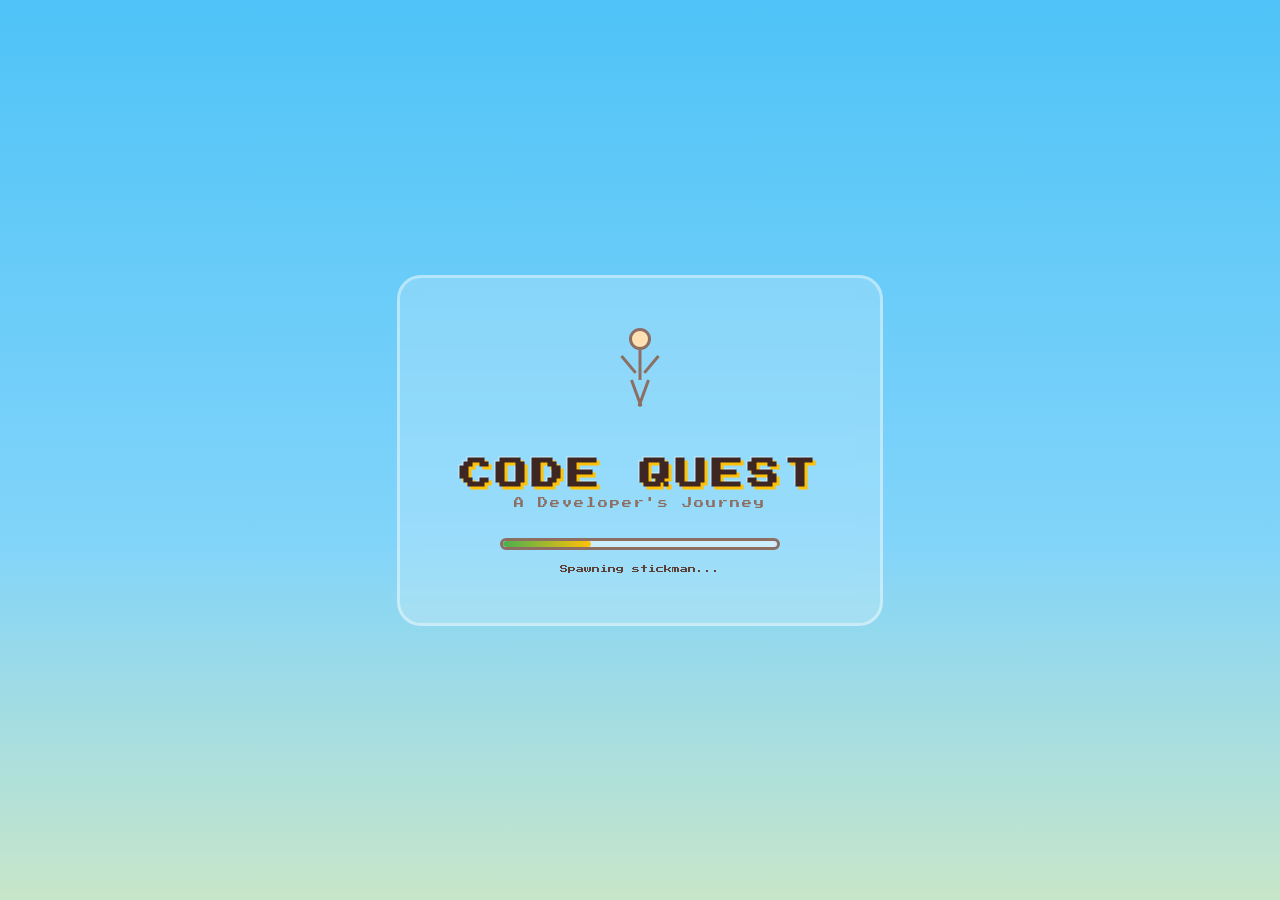
<file: Portfolio_Game/index.html>
<!DOCTYPE html>
<html lang="en">
<head>
    <meta charset="UTF-8">
    <meta name="viewport" content="width=device-width, initial-scale=1.0">
    <title>Code Quest — A Developer's Journey</title>
    <link rel="stylesheet" href="css/main.css">
    <link rel="stylesheet" href="css/hud.css">
    <link rel="stylesheet" href="css/panels.css">
    <link href="https://fonts.googleapis.com/css2?family=Press+Start+2P&family=Inter:wght@400;600;700&display=swap" rel="stylesheet">
</head>
<body>
    <!-- Loading Screen -->
    <div id="loading-screen">
        <div class="loader-content">
            <div class="loader-stickman">
                <div class="stick-head"></div>
                <div class="stick-body"></div>
                <div class="stick-arm-l"></div>
                <div class="stick-arm-r"></div>
                <div class="stick-leg-l"></div>
                <div class="stick-leg-r"></div>
            </div>
            <h1 class="loader-title">CODE QUEST</h1>
            <p class="loader-sub">A Developer's Journey</p>
            <div class="loader-bar"><div class="loader-fill"></div></div>
            <p class="loader-hint">Loading world...</p>
        </div>
    </div>

    <!-- Title / Start Screen -->
    <div id="start-screen" class="hidden">
        <div class="stars-bg"></div>
        <div class="start-content">
            <h1 class="game-title">CODE QUEST</h1>
            <p class="game-subtitle">A Developer's Journey</p>
            <div class="story-intro">
                <p>You are a stickman developer who has jumped into a portfolio.</p>
                <p>Explore 5 zones, overcome obstacles, and discover who built this world.</p>
            </div>
            <button id="btn-start" class="btn-pixel">▶ START ADVENTURE</button>
            <div class="controls-hint">
                <span>⬅➡ Move</span>
                <span>⬆ Jump</span>
                <span>⬇ Crouch</span>
                <span>E Interact</span>
            </div>
            <div class="controls-hint mobile-controls-hint">
                <span>◀ Left btn</span>
                <span>▲▼ Right btns</span>
            </div>
        </div>
    </div>

    <!-- Game Canvas -->
    <canvas id="game-canvas"></canvas>

    <!-- HUD Overlay -->
    <div id="hud" class="hidden">
        <div id="hud-top">
            <div id="hud-zone">
                <span class="zone-icon">🏠</span>
                <span id="zone-name">Spawn Village</span>
            </div>
            <div id="hud-quest">
                <span class="quest-icon">📜</span>
                <span id="quest-text">Explore and find the signboard...</span>
            </div>
        </div>
        <div id="hud-bottom">
            <div id="hud-controls">
                <span class="key">←→</span> Move
                <span class="key">↑</span> Jump
                <span class="key">↓</span> Crouch
                <span class="key">E</span> Interact
                <span class="key">ESC</span> Menu
            </div>
            <div id="hud-progress">
                <div class="progress-dots">
                    <span class="dot active" data-zone="0">1</span>
                    <span class="dot" data-zone="1">2</span>
                    <span class="dot" data-zone="2">3</span>
                    <span class="dot" data-zone="3">4</span>
                    <span class="dot" data-zone="4">5</span>
                </div>
            </div>
        </div>
        <div id="interact-prompt" class="hidden">
            <span class="key">E</span> Interact
        </div>
    </div>

    <!-- Info Panel (Portfolio Content) -->
    <div id="info-panel" class="hidden">
        <div class="panel-backdrop"></div>
        <div class="panel-window">
            <button id="panel-close" class="btn-close">✕</button>
            <div id="panel-content">
                <!-- Dynamically filled -->
            </div>
        </div>
    </div>

    <!-- Dialogue Box -->
    <div id="dialogue-box" class="hidden">
        <div class="dialogue-portrait" id="dialogue-portrait"></div>
        <div class="dialogue-text-area">
            <span id="dialogue-name" class="dialogue-name">???</span>
            <p id="dialogue-text" class="dialogue-text"></p>
            <span class="dialogue-continue">▼ Press E</span>
        </div>
    </div>

    <!-- Pause Menu -->
    <div id="pause-menu" class="hidden">
        <div class="pause-backdrop"></div>
        <div class="pause-window">
            <h2>PAUSED</h2>
            <button class="btn-pixel" id="btn-resume">▶ Resume</button>
            <button class="btn-pixel" id="btn-restart">↺ Restart</button>
        </div>
    </div>

    <!-- Zone Transition -->
    <div id="zone-transition" class="hidden">
        <div class="transition-bg"></div>
        <h2 id="transition-zone-name"></h2>
        <p id="transition-zone-desc"></p>
    </div>

    <!-- ═══════════════ PORTRAIT ORIENTATION OVERLAY ═══════════════ -->
    <div id="rotate-overlay">
        <div class="rotate-content">
            <div class="rotate-icon">📱</div>
            <div class="rotate-arrow">↻</div>
            <p class="rotate-title">ROTATE YOUR PHONE</p>
            <p class="rotate-sub">Tilt to landscape for the best experience</p>
        </div>
    </div>

    <!-- ═══════════════ MOBILE TOUCH CONTROLS ═══════════════ -->
    <div id="mobile-controls" class="hidden">
        <!-- Left side: move left -->
        <div id="mobile-btn-left" class="mobile-btn mobile-btn-left" aria-label="Move Left">
            <span>◀</span>
        </div>
        <!-- Right side: jump (up) and crouch (down) -->
        <div id="mobile-btn-up" class="mobile-btn mobile-btn-up" aria-label="Jump">
            <span>▲</span>
        </div>
        <div id="mobile-btn-down" class="mobile-btn mobile-btn-down" aria-label="Crouch">
            <span>▼</span>
        </div>
    </div>

    <!-- Scripts -->
    <script src="js/utils.js"></script>
    <script src="js/audio.js"></script>
    <script src="js/particles.js"></script>
    <script src="js/player.js"></script>
    <script src="js/world.js"></script>
    <script src="js/interactions.js"></script>
    <script src="js/hud.js"></script>
    <script src="js/panels.js"></script>
    <script src="js/scene.js"></script>
    <script src="js/main.js"></script>
</body>
</html>
</file>
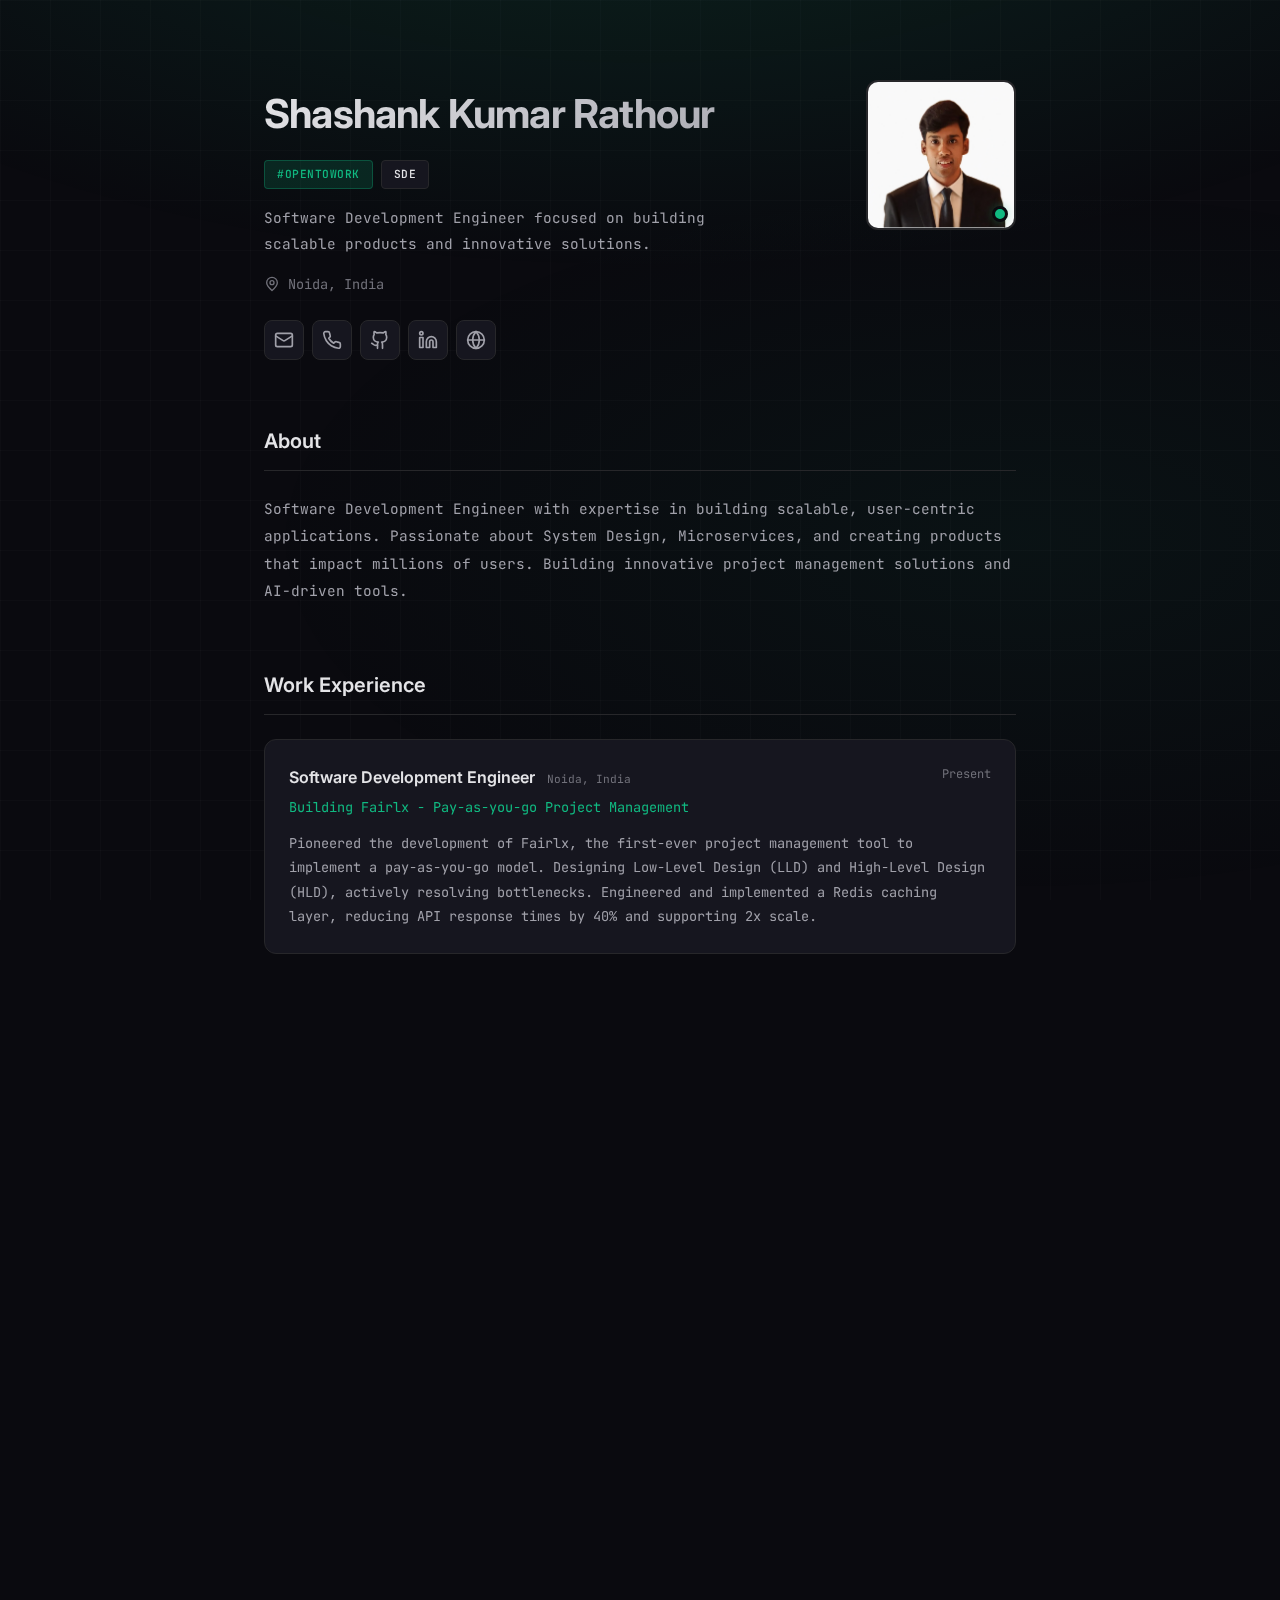
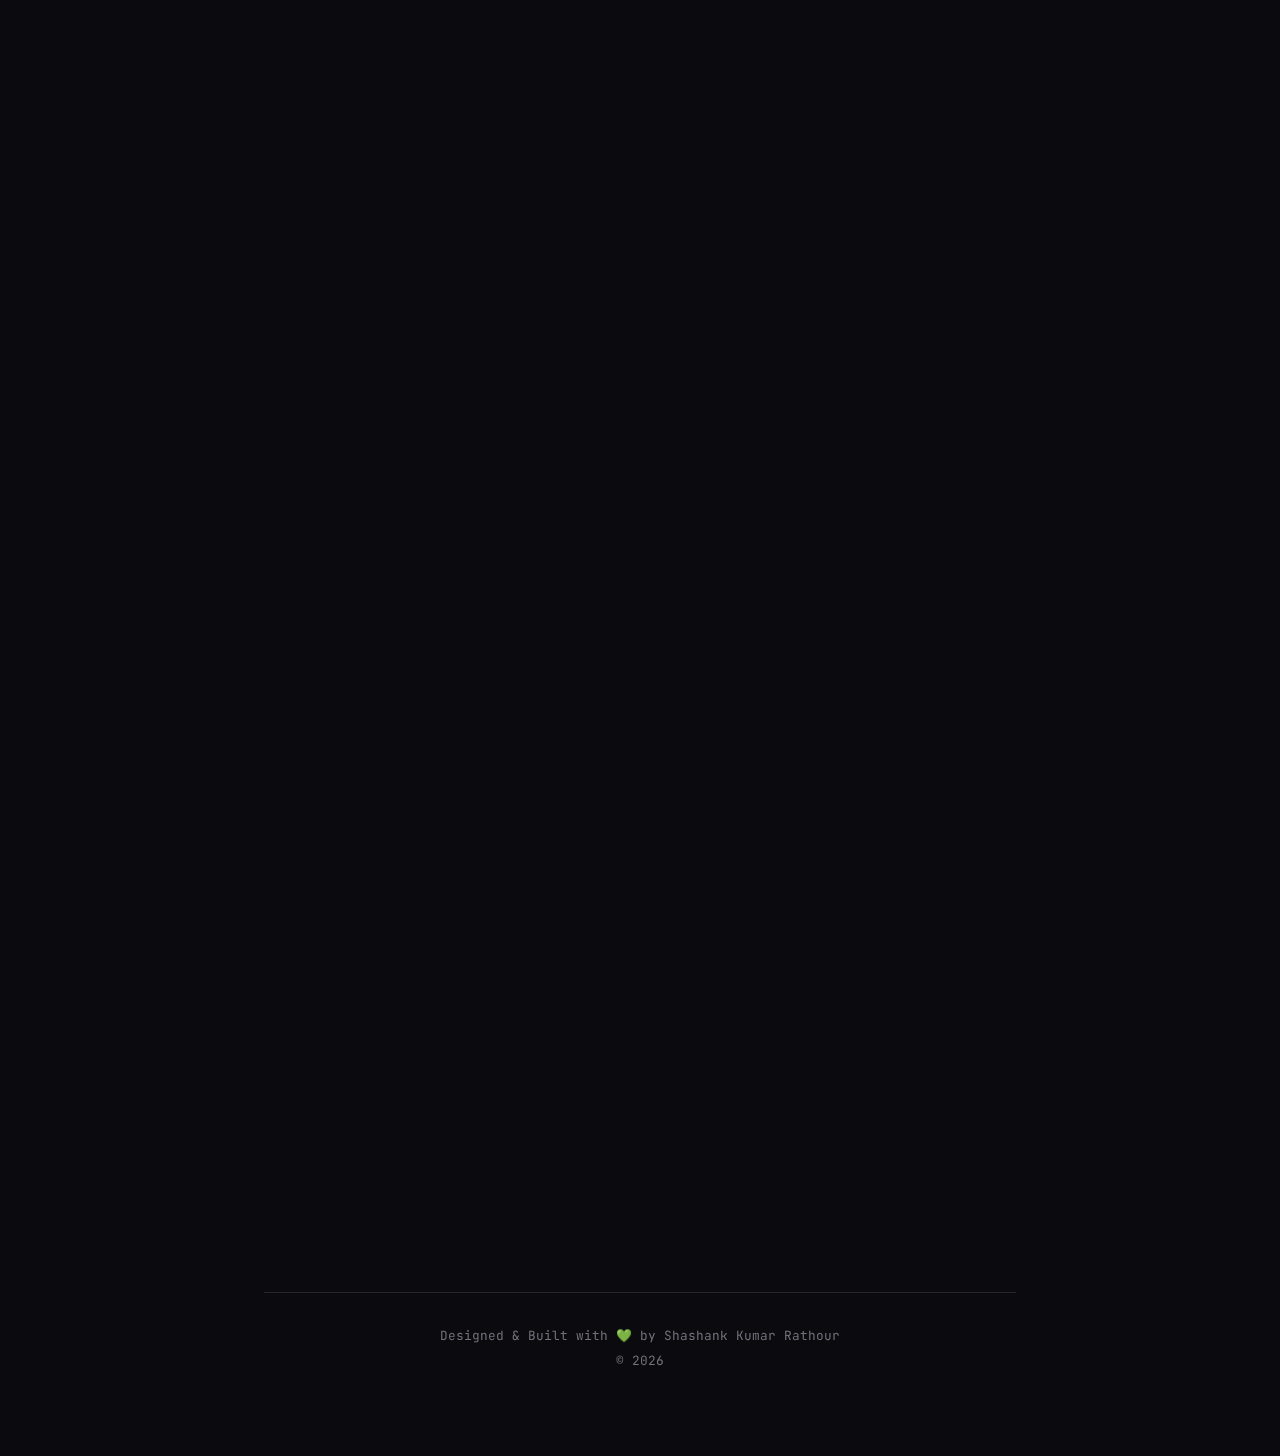
<file: Portfolio_Simple/index.html>
<!DOCTYPE html>
<html lang="en">
<head>
    <meta charset="UTF-8">
    <meta name="viewport" content="width=device-width, initial-scale=1.0">
    <title>Shashank Kumar Rathour — Software Development Engineer</title>
    <link rel="stylesheet" href="css/style.css">
    <link href="https://fonts.googleapis.com/css2?family=JetBrains+Mono:wght@400;500;600;700&family=Inter:wght@300;400;500;600;700&display=swap" rel="stylesheet">
</head>
<body>
    <!-- Animated Background -->
    <div class="bg-grid"></div>
    <div class="bg-gradient"></div>
    
    <!-- Command Palette Hint -->
    <div class="cmd-hint">
        Press <kbd>⌘</kbd> <kbd>J</kbd> to open the command menu
    </div>

    <!-- Main Container -->
    <main class="container">
        <!-- Hero Section -->
        <section class="hero">
            <div class="hero-content">
                <div class="hero-text">
                    <h1 class="name">Shashank Kumar Rathour</h1>
                    <div class="badges">
                        <span class="badge badge-green">#OpenToWork</span>
                        <span class="badge badge-accent">SDE</span>
                    </div>
                    <p class="tagline">Software Development Engineer focused on building<br>scalable products and innovative solutions.</p>
                    <div class="location">
                        <svg xmlns="http://www.w3.org/2000/svg" width="16" height="16" viewBox="0 0 24 24" fill="none" stroke="currentColor" stroke-width="2" stroke-linecap="round" stroke-linejoin="round"><circle cx="12" cy="10" r="3"/><path d="M12 21.7C17.3 17 20 13 20 10a8 8 0 1 0-16 0c0 3 2.7 6.9 8 11.7z"/></svg>
                        <span>Noida, India</span>
                    </div>
                    <div class="social-links">
                        <a href="mailto:22csaiml002@jssaten.ac.in" class="social-btn" aria-label="Email">
                            <svg xmlns="http://www.w3.org/2000/svg" width="20" height="20" viewBox="0 0 24 24" fill="none" stroke="currentColor" stroke-width="2" stroke-linecap="round" stroke-linejoin="round"><rect width="20" height="16" x="2" y="4" rx="2"/><path d="m22 7-8.97 5.7a1.94 1.94 0 0 1-2.06 0L2 7"/></svg>
                        </a>
                        <a href="tel:+918527875164" class="social-btn" aria-label="Phone">
                            <svg xmlns="http://www.w3.org/2000/svg" width="20" height="20" viewBox="0 0 24 24" fill="none" stroke="currentColor" stroke-width="2" stroke-linecap="round" stroke-linejoin="round"><path d="M22 16.92v3a2 2 0 0 1-2.18 2 19.79 19.79 0 0 1-8.63-3.07 19.5 19.5 0 0 1-6-6 19.79 19.79 0 0 1-3.07-8.67A2 2 0 0 1 4.11 2h3a2 2 0 0 1 2 1.72 12.84 12.84 0 0 0 .7 2.81 2 2 0 0 1-.45 2.11L8.09 9.91a16 16 0 0 0 6 6l1.27-1.27a2 2 0 0 1 2.11-.45 12.84 12.84 0 0 0 2.81.7A2 2 0 0 1 22 16.92z"/></svg>
                        </a>
                        <a href="https://github.com/Happyesss" class="social-btn" aria-label="GitHub">
                            <svg xmlns="http://www.w3.org/2000/svg" width="20" height="20" viewBox="0 0 24 24" fill="none" stroke="currentColor" stroke-width="2" stroke-linecap="round" stroke-linejoin="round"><path d="M15 22v-4a4.8 4.8 0 0 0-1-3.5c3 0 6-2 6-5.5.08-1.25-.27-2.48-1-3.5.28-1.15.28-2.35 0-3.5 0 0-1 0-3 1.5-2.64-.5-5.36-.5-8 0C6 2 5 2 5 2c-.3 1.15-.3 2.35 0 3.5A5.403 5.403 0 0 0 4 9c0 3.5 3 5.5 6 5.5-.39.49-.68 1.05-.85 1.65-.17.6-.22 1.23-.15 1.85v4"/><path d="M9 18c-4.51 2-5-2-7-2"/></svg>
                        </a>
                        <a href="https://www.linkedin.com/in/shashank-kumar-rathour-9a49b32a5/" class="social-btn" aria-label="LinkedIn">
                            <svg xmlns="http://www.w3.org/2000/svg" width="20" height="20" viewBox="0 0 24 24" fill="none" stroke="currentColor" stroke-width="2" stroke-linecap="round" stroke-linejoin="round"><path d="M16 8a6 6 0 0 1 6 6v7h-4v-7a2 2 0 0 0-2-2 2 2 0 0 0-2 2v7h-4v-7a6 6 0 0 1 6-6z"/><rect width="4" height="12" x="2" y="9"/><circle cx="4" cy="4" r="2"/></svg>
                        </a>
                        <a href="../Portfolio_Forest/Index.html" class="social-btn" aria-label="Portfolio">
                            <svg xmlns="http://www.w3.org/2000/svg" width="20" height="20" viewBox="0 0 24 24" fill="none" stroke="currentColor" stroke-width="2" stroke-linecap="round" stroke-linejoin="round"><circle cx="12" cy="12" r="10"/><path d="M12 2a14.5 14.5 0 0 0 0 20 14.5 14.5 0 0 0 0-20"/><path d="M2 12h20"/></svg>
                        </a>
                    </div>
                </div>
                <div class="hero-avatar">
                    <div class="avatar-wrapper">
                        <img src="assets/my_pic.png" alt="Profile Avatar" class="avatar">
                        <div class="avatar-ring"></div>
                        <div class="status-dot"></div>
                    </div>
                </div>
            </div>
        </section>

        <!-- About Section -->
        <section class="section" id="about">
            <h2 class="section-title">About</h2>
            <p class="about-text">
                Software Development Engineer with expertise in building scalable, user-centric applications. 
                Passionate about System Design, Microservices, and creating products that impact millions of users.
                Building innovative project management solutions and AI-driven tools.
            </p>
        </section>

        <!-- Work Experience Section -->
        <section class="section" id="experience">
            <h2 class="section-title">Work Experience</h2>
            <div class="timeline">
                <div class="timeline-item">
                    <div class="timeline-header">
                        <div class="timeline-info">
                            <h3 class="company">Software Development Engineer <span class="location-tag">Noida, India</span></h3>
                            <p class="role">Building Fairlx - Pay-as-you-go Project Management</p>
                        </div>
                        <span class="date">Present</span>
                    </div>
                    <p class="description">
                        Pioneered the development of Fairlx, the first-ever project management tool to implement a pay-as-you-go model. 
                        Designing Low-Level Design (LLD) and High-Level Design (HLD), actively resolving bottlenecks. 
                        Engineered and implemented a Redis caching layer, reducing API response times by 40% and supporting 2x scale.
                    </p>
                </div>
            </div>
        </section>

        <!-- Projects Section -->
        <section class="section" id="projects">
            <h2 class="section-title">Projects</h2>
            <div class="projects-grid">
                <article class="project-card">
                    <div class="project-header">
                        <div class="project-logo" >
                            <img src="assets/fairlx_logo.png" alt="Fairlx Logo">
                        </div>
                        <div class="project-links">
                            <a href="https://github.com/Happyesss" class="project-link" aria-label="GitHub">
                                <svg xmlns="http://www.w3.org/2000/svg" width="18" height="18" viewBox="0 0 24 24" fill="none" stroke="currentColor" stroke-width="2" stroke-linecap="round" stroke-linejoin="round"><path d="M15 22v-4a4.8 4.8 0 0 0-1-3.5c3 0 6-2 6-5.5.08-1.25-.27-2.48-1-3.5.28-1.15.28-2.35 0-3.5 0 0-1 0-3 1.5-2.64-.5-5.36-.5-8 0C6 2 5 2 5 2c-.3 1.15-.3 2.35 0 3.5A5.403 5.403 0 0 0 4 9c0 3.5 3 5.5 6 5.5-.39.49-.68 1.05-.85 1.65-.17.6-.22 1.23-.15 1.85v4"/><path d="M9 18c-4.51 2-5-2-7-2"/></svg>
                            </a>
                            <a href="https://fairlx.com" class="project-link" aria-label="Live Demo">
                                <svg xmlns="http://www.w3.org/2000/svg" width="18" height="18" viewBox="0 0 24 24" fill="none" stroke="currentColor" stroke-width="2" stroke-linecap="round" stroke-linejoin="round"><path d="M18 13v6a2 2 0 0 1-2 2H5a2 2 0 0 1-2-2V8a2 2 0 0 1 2-2h6"/><polyline points="15 3 21 3 21 9"/><line x1="10" x2="21" y1="14" y2="3"/></svg>
                            </a>
                        </div>
                    </div>
                    <h3 class="project-title">Fairlx - Pay-as-you-go Project Management</h3>
                    <p class="project-description">First-ever project management tool with pay-as-you-go model. Designed LLD/HLD, implemented Redis caching layer reducing API response times by 40%.</p>
                    <div class="project-tech">
                        <span>React</span>
                        <span>Spring Boot</span>
                        <span>Redis</span>
                        <span>Azure</span>
                    </div>
                </article>
                <article class="project-card">
                    <div class="project-header">
                        <div class="project-logo">
                            <img src="assets/resumy_logo.png" alt="Resumy Logo">
                        </div>
                        <div class="project-links">
                            <a href="https://github.com/Happyesss" class="project-link" aria-label="GitHub">
                                <svg xmlns="http://www.w3.org/2000/svg" width="18" height="18" viewBox="0 0 24 24" fill="none" stroke="currentColor" stroke-width="2" stroke-linecap="round" stroke-linejoin="round"><path d="M15 22v-4a4.8 4.8 0 0 0-1-3.5c3 0 6-2 6-5.5.08-1.25-.27-2.48-1-3.5.28-1.15.28-2.35 0-3.5 0 0-1 0-3 1.5-2.64-.5-5.36-.5-8 0C6 2 5 2 5 2c-.3 1.15-.3 2.35 0 3.5A5.403 5.403 0 0 0 4 9c0 3.5 3 5.5 6 5.5-.39.49-.68 1.05-.85 1.65-.17.6-.22 1.23-.15 1.85v4"/><path d="M9 18c-4.51 2-5-2-7-2"/></svg>
                            </a>
                            <a href="https://resumy.live" class="project-link" aria-label="Live Demo">
                                <svg xmlns="http://www.w3.org/2000/svg" width="18" height="18" viewBox="0 0 24 24" fill="none" stroke="currentColor" stroke-width="2" stroke-linecap="round" stroke-linejoin="round"><path d="M18 13v6a2 2 0 0 1-2 2H5a2 2 0 0 1-2-2V8a2 2 0 0 1 2-2h6"/><polyline points="15 3 21 3 21 9"/><line x1="10" x2="21" y1="14" y2="3"/></svg>
                            </a>
                        </div>
                    </div>
                    <h3 class="project-title">Resumy - AI Resume Builder</h3>
                    <p class="project-description">AI-driven resume generation tool utilizing LLM APIs for ATS-optimized resumes, cover letters, and cold emails. Serving 1000+ users with real-time previews.</p>
                    <div class="project-tech">
                        <span>React</span>
                        <span>LLM APIs</span>
                        <span>Node.js</span>
                    </div>
                </article>
                <article class="project-card">
                    <div class="project-header">
                        <div class="project-logo">
                            <img src="assets/assignme_logo.png" alt="Assignme Logo">
                        </div>
                        <div class="project-links">
                            <a href="https://github.com/Happyesss" class="project-link" aria-label="GitHub">
                                <svg xmlns="http://www.w3.org/2000/svg" width="18" height="18" viewBox="0 0 24 24" fill="none" stroke="currentColor" stroke-width="2" stroke-linecap="round" stroke-linejoin="round"><path d="M15 22v-4a4.8 4.8 0 0 0-1-3.5c3 0 6-2 6-5.5.08-1.25-.27-2.48-1-3.5.28-1.15.28-2.35 0-3.5 0 0-1 0-3 1.5-2.64-.5-5.36-.5-8 0C6 2 5 2 5 2c-.3 1.15-.3 2.35 0 3.5A5.403 5.403 0 0 0 4 9c0 3.5 3 5.5 6 5.5-.39.49-.68 1.05-.85 1.65-.17.6-.22 1.23-.15 1.85v4"/><path d="M9 18c-4.51 2-5-2-7-2"/></svg>
                            </a>
                            <a href="https://assignme.pages.dev" class="project-link" aria-label="Live Demo">
                                <svg xmlns="http://www.w3.org/2000/svg" width="18" height="18" viewBox="0 0 24 24" fill="none" stroke="currentColor" stroke-width="2" stroke-linecap="round" stroke-linejoin="round"><path d="M18 13v6a2 2 0 0 1-2 2H5a2 2 0 0 1-2-2V8a2 2 0 0 1 2-2h6"/><polyline points="15 3 21 3 21 9"/><line x1="10" x2="21" y1="14" y2="3"/></svg>
                            </a>
                        </div>
                    </div>
                    <h3 class="project-title">Assignme - Assignment Automation</h3>
                    <p class="project-description">Open-source tool achieving 3.2M views in one month. Custom handwriting fonts using FontForge, processing 3.97M HTTP requests efficiently.</p>
                    <div class="project-tech">
                        <span>FontForge</span>
                        <span>JavaScript</span>
                        <span>Linux</span>
                    </div>
                </article>
                <article class="project-card">
                    <div class="project-header">
                        <div class="project-logo">
                            <img src="assets/aktu_logo.png" alt="AKTU Resources Logo">
                        </div>
                        <div class="project-links">
                            <a href="https://github.com/Happyesss" class="project-link" aria-label="GitHub">
                                <svg xmlns="http://www.w3.org/2000/svg" width="18" height="18" viewBox="0 0 24 24" fill="none" stroke="currentColor" stroke-width="2" stroke-linecap="round" stroke-linejoin="round"><path d="M15 22v-4a4.8 4.8 0 0 0-1-3.5c3 0 6-2 6-5.5.08-1.25-.27-2.48-1-3.5.28-1.15.28-2.35 0-3.5 0 0-1 0-3 1.5-2.64-.5-5.36-.5-8 0C6 2 5 2 5 2c-.3 1.15-.3 2.35 0 3.5A5.403 5.403 0 0 0 4 9c0 3.5 3 5.5 6 5.5-.39.49-.68 1.05-.85 1.65-.17.6-.22 1.23-.15 1.85v4"/><path d="M9 18c-4.51 2-5-2-7-2"/></svg>
                            </a>
                            <a href="https://aktu-resources.me" class="project-link" aria-label="Live Demo">
                                <svg xmlns="http://www.w3.org/2000/svg" width="18" height="18" viewBox="0 0 24 24" fill="none" stroke="currentColor" stroke-width="2" stroke-linecap="round" stroke-linejoin="round"><path d="M18 13v6a2 2 0 0 1-2 2H5a2 2 0 0 1-2-2V8a2 2 0 0 1 2-2h6"/><polyline points="15 3 21 3 21 9"/><line x1="10" x2="21" y1="14" y2="3"/></svg>
                            </a>
                        </div>
                    </div>
                    <h3 class="project-title">AKTU Resources</h3>
                    <p class="project-description">Academic resource platform with 28K+ users and 155K+ page views in 4 months. Achieved #1 Google ranking with 70% organic traffic increase.</p>
                    <div class="project-tech">
                        <span>React</span>
                        <span>Node.js</span>
                        <span>SEO</span>
                    </div>
                </article>
            </div>
        </section>

        <!-- Education Section -->
        <section class="section" id="education">
            <h2 class="section-title">Education</h2>
            <div class="education-card">
                <div class="education-header">
                    <div>
                        <h3 class="institution">JSS Academy of Technical Education</h3>
                        <p class="degree">B.Tech in Computer Science and Engineering (AI & ML)</p>
                    </div>
                    <span class="date">2022 - 2026</span>
                </div>
            </div>
            <div class="education-card" style="margin-top: 1rem;">
                <div class="education-header">
                    <div>
                        <h3 class="institution">Jesus and Mary Convent School</h3>
                        <p class="degree">Senior Secondary (XII) - PCM with Computer Science</p>
                    </div>
                    <span class="date">2021 - 2022</span>
                </div>
            </div>
        </section>

        <!-- Skills Section -->
        <section class="section" id="skills">
            <h2 class="section-title">Skills</h2>
            <div class="skills-grid">
                <div class="skill-category">
                    <h3 class="skill-category-title">Concepts</h3>
                    <div class="skill-tags">
                        <span class="skill-tag">System Design</span>
                        <span class="skill-tag">OOP</span>
                        <span class="skill-tag">REST APIs</span>
                        <span class="skill-tag">Microservices</span>
                    </div>
                </div>
                <div class="skill-category">
                    <h3 class="skill-category-title">Languages & DB</h3>
                    <div class="skill-tags">
                        <span class="skill-tag">Java</span>
                        <span class="skill-tag">C</span>
                        <span class="skill-tag">JavaScript</span>
                        <span class="skill-tag">TypeScript</span>
                        <span class="skill-tag">MySQL</span>
                        <span class="skill-tag">MongoDB</span>
                    </div>
                </div>
                <div class="skill-category">
                    <h3 class="skill-category-title">Frameworks</h3>
                    <div class="skill-tags">
                        <span class="skill-tag">React</span>
                        <span class="skill-tag">TailwindCSS</span>
                        <span class="skill-tag">Redux</span>
                        <span class="skill-tag">Spring Boot</span>
                    </div>
                </div>
                <div class="skill-category">
                    <h3 class="skill-category-title">Tools & DevOps</h3>
                    <div class="skill-tags">
                        <span class="skill-tag">Git</span>
                        <span class="skill-tag">Linux</span>
                        <span class="skill-tag">Docker</span>
                        <span class="skill-tag">Azure</span>
                        <span class="skill-tag">Redis</span>
                    </div>
                </div>
            </div>
        </section>

        <!-- Contact Section -->
        <section class="section" id="contact">
            <h2 class="section-title">Get In Touch</h2>
            <p class="contact-text">
                I'm always open to discussing new projects, creative ideas, or opportunities to be part of your vision. 
                Feel free to reach out!
            </p>
            <a href="mailto:22csaiml002@jssaten.ac.in" class="contact-btn">
                <svg xmlns="http://www.w3.org/2000/svg" width="20" height="20" viewBox="0 0 24 24" fill="none" stroke="currentColor" stroke-width="2" stroke-linecap="round" stroke-linejoin="round"><rect width="20" height="16" x="2" y="4" rx="2"/><path d="m22 7-8.97 5.7a1.94 1.94 0 0 1-2.06 0L2 7"/></svg>
                Say Hello
            </a>
        </section>

        <!-- Footer -->
        <footer class="footer">
            <p>Designed & Built with 💚 by Shashank Kumar Rathour</p>
            <p class="footer-year">© 2026</p>
        </footer>
    </main>

    <!-- Command Palette Modal -->
    <div id="command-palette" class="command-palette hidden">
        <div class="command-backdrop"></div>
        <div class="command-modal">
            <div class="command-search">
                <svg xmlns="http://www.w3.org/2000/svg" width="20" height="20" viewBox="0 0 24 24" fill="none" stroke="currentColor" stroke-width="2" stroke-linecap="round" stroke-linejoin="round"><circle cx="11" cy="11" r="8"/><path d="m21 21-4.3-4.3"/></svg>
                <input type="text" id="command-input" placeholder="Type a command or search...">
            </div>
            <div class="command-list" id="command-list">
                <div class="command-group">
                    <span class="command-group-title">Navigation</span>
                    <button class="command-item" data-section="about">
                        <span class="command-icon">👤</span>
                        <span>Go to About</span>
                        <kbd>1</kbd>
                    </button>
                    <button class="command-item" data-section="experience">
                        <span class="command-icon">💼</span>
                        <span>Go to Experience</span>
                        <kbd>2</kbd>
                    </button>
                    <button class="command-item" data-section="projects">
                        <span class="command-icon">🚀</span>
                        <span>Go to Projects</span>
                        <kbd>3</kbd>
                    </button>
                    <button class="command-item" data-section="education">
                        <span class="command-icon">🎓</span>
                        <span>Go to Education</span>
                        <kbd>4</kbd>
                    </button>
                    <button class="command-item" data-section="skills">
                        <span class="command-icon">⚡</span>
                        <span>Go to Skills</span>
                        <kbd>5</kbd>
                    </button>
                    <button class="command-item" data-section="contact">
                        <span class="command-icon">📧</span>
                        <span>Go to Contact</span>
                        <kbd>6</kbd>
                    </button>
                </div>
                <div class="command-group">
                    <span class="command-group-title">Actions</span>
                    <button class="command-item" data-action="download-resume">
                        <span class="command-icon">📄</span>
                        <span>Download Resume</span>
                        <kbd>R</kbd>
                    </button>
                    <button class="command-item" data-action="copy-email">
                        <span class="command-icon">📋</span>
                        <span>Copy Email</span>
                        <kbd>E</kbd>
                    </button>
                </div>
            </div>
        </div>
    </div>

    <script src="js/main.js"></script>
</body>
</html>
</file>
<file: Portfolio_Game/css/main.css>
/* ========================================
   CODE QUEST — Mario-Inspired Adventure UI
   Bright, warm, pixel-art style
   ======================================== */

:root {
    --pixel-font: 'Press Start 2P', monospace;
    --ui-font: 'Inter', sans-serif;
    --bg-warm: #1a1a2e;
    --bg-cream: #fff8e1;
    --accent-green: #4caf50;
    --accent-brown: #8d6e63;
    --accent-gold: #ffc107;
    --accent-red: #e53935;
    --accent-blue: #42a5f5;
    --accent-orange: #ff9800;
    --text-dark: #3e2723;
    --text-brown: #5d4037;
    --text-white: #fff;
    --text-dim: #8d6e63;
    --panel-bg: rgba(255, 248, 225, 0.97);
    --panel-border: #c4722a;
    --shadow-warm: 0 4px 20px rgba(139, 69, 19, 0.3);
    --shadow-gold: 0 0 20px rgba(255, 193, 7, 0.4);
}

* {
    margin: 0;
    padding: 0;
    box-sizing: border-box;
}

html, body {
    width: 100%;
    height: 100%;
    overflow: hidden;
    background: #42a5f5;
    font-family: var(--ui-font);
    color: var(--text-dark);
    user-select: none;
    -webkit-user-select: none;
}

canvas#game-canvas {
    display: block;
    width: 100%;
    height: 100%;
    image-rendering: pixelated;
    image-rendering: crisp-edges;
}

.hidden {
    display: none !important;
}

/* ========================================
   Loading Screen — Warm adventure style
   ======================================== */
#loading-screen {
    position: fixed;
    inset: 0;
    z-index: 1000;
    background: linear-gradient(180deg, #4fc3f7 0%, #81d4fa 60%, #c8e6c9 100%);
    display: flex;
    align-items: center;
    justify-content: center;
}

.loader-content {
    text-align: center;
    background: rgba(255, 255, 255, 0.2);
    backdrop-filter: blur(10px);
    padding: 50px 60px;
    border-radius: 24px;
    border: 3px solid rgba(255, 255, 255, 0.4);
}

/* Animated stickman loader */
.loader-stickman {
    position: relative;
    width: 60px;
    height: 100px;
    margin: 0 auto 30px;
}

.stick-head {
    width: 22px;
    height: 22px;
    border: 3px solid var(--accent-brown);
    border-radius: 50%;
    position: absolute;
    top: 0;
    left: 50%;
    transform: translateX(-50%);
    background: #ffe0b2;
}

.stick-body {
    width: 3px;
    height: 30px;
    background: var(--accent-brown);
    position: absolute;
    top: 22px;
    left: 50%;
    transform: translateX(-50%);
}

.stick-arm-l, .stick-arm-r {
    width: 3px;
    height: 22px;
    background: var(--accent-brown);
    position: absolute;
    top: 28px;
    transform-origin: top center;
}

.stick-arm-l {
    left: 10px;
    transform: rotate(-40deg);
    animation: armSwingL 0.5s ease-in-out infinite alternate;
}

.stick-arm-r {
    right: 10px;
    transform: rotate(40deg);
    animation: armSwingR 0.5s ease-in-out infinite alternate;
}

.stick-leg-l, .stick-leg-r {
    width: 3px;
    height: 28px;
    background: var(--accent-brown);
    position: absolute;
    top: 52px;
    transform-origin: top center;
}

.stick-leg-l {
    left: 20px;
    transform: rotate(-20deg);
    animation: legSwingL 0.5s ease-in-out infinite alternate;
}

.stick-leg-r {
    right: 20px;
    transform: rotate(20deg);
    animation: legSwingR 0.5s ease-in-out infinite alternate;
}

@keyframes armSwingL { to { transform: rotate(40deg); } }
@keyframes armSwingR { to { transform: rotate(-40deg); } }
@keyframes legSwingL { to { transform: rotate(20deg); } }
@keyframes legSwingR { to { transform: rotate(-20deg); } }

.loader-title {
    font-family: var(--pixel-font);
    font-size: 32px;
    color: var(--text-dark);
    text-shadow:
        3px 3px 0 var(--accent-gold),
        -1px -1px 0 rgba(255,255,255,0.5);
    margin-bottom: 8px;
    letter-spacing: 4px;
}

.loader-sub {
    font-family: var(--pixel-font);
    font-size: 10px;
    color: var(--accent-brown);
    margin-bottom: 30px;
    letter-spacing: 2px;
}

.loader-bar {
    width: 280px;
    height: 12px;
    background: rgba(255, 255, 255, 0.5);
    border: 3px solid var(--accent-brown);
    margin: 0 auto 15px;
    border-radius: 6px;
    overflow: hidden;
}

.loader-fill {
    width: 0%;
    height: 100%;
    background: linear-gradient(90deg, var(--accent-green), var(--accent-gold));
    transition: width 0.3s;
    border-radius: 4px;
}

.loader-hint {
    font-family: var(--pixel-font);
    font-size: 8px;
    color: var(--text-brown);
    animation: blink 1s step-end infinite;
}

@keyframes blink {
    50% { opacity: 0; }
}

/* ========================================
   Start Screen — Adventure title card
   ======================================== */
#start-screen {
    position: fixed;
    inset: 0;
    z-index: 900;
    background: linear-gradient(180deg, #4fc3f7 0%, #81d4fa 50%, #c8e6c9 85%, #a5d6a7 100%);
    display: flex;
    align-items: center;
    justify-content: center;
    flex-direction: column;
}

.stars-bg {
    position: absolute;
    inset: 0;
    background-image:
        radial-gradient(3px 3px at 50px 80px, rgba(255,255,255,0.6), transparent),
        radial-gradient(2px 2px at 150px 40px, rgba(255,255,255,0.5), transparent),
        radial-gradient(3px 3px at 250px 120px, rgba(255,255,255,0.4), transparent),
        radial-gradient(2px 2px at 320px 60px, rgba(255,255,255,0.5), transparent);
    background-size: 400px 200px;
    animation: cloudDrift 30s linear infinite;
    opacity: 0.3;
}

@keyframes cloudDrift {
    to { background-position: 400px 0; }
}

.start-content {
    position: relative;
    z-index: 2;
    text-align: center;
    max-width: 640px;
    padding: 50px;
    background: rgba(255, 255, 255, 0.25);
    backdrop-filter: blur(10px);
    border-radius: 24px;
    border: 3px solid rgba(255, 255, 255, 0.4);
    box-shadow: 0 8px 32px rgba(0, 0, 0, 0.1);
}

.game-title {
    font-family: var(--pixel-font);
    font-size: 48px;
    color: var(--text-dark);
    text-shadow:
        4px 4px 0 var(--accent-gold),
        -2px -2px 0 rgba(255,255,255,0.6),
        0 0 30px rgba(255, 193, 7, 0.3);
    margin-bottom: 10px;
    letter-spacing: 6px;
    animation: titleBounce 2s ease-in-out infinite;
}

@keyframes titleBounce {
    0%, 100% { transform: translateY(0); }
    50% { transform: translateY(-6px); }
}

.game-subtitle {
    font-family: var(--pixel-font);
    font-size: 12px;
    color: var(--accent-brown);
    margin-bottom: 30px;
    letter-spacing: 3px;
}

.story-intro {
    background: rgba(255, 248, 225, 0.7);
    border: 2px solid var(--accent-brown);
    border-radius: 12px;
    padding: 20px;
    margin-bottom: 30px;
}

.story-intro p {
    font-size: 14px;
    line-height: 1.8;
    color: var(--text-dark);
    margin-bottom: 5px;
}

.btn-pixel {
    font-family: var(--pixel-font);
    font-size: 14px;
    color: var(--text-white);
    background: linear-gradient(180deg, #66bb6a, #43a047);
    border: none;
    padding: 18px 44px;
    cursor: pointer;
    letter-spacing: 2px;
    transition: all 0.2s;
    box-shadow: 0 5px 0 #2e7d32, 0 8px 20px rgba(46, 125, 50, 0.3);
    border-radius: 8px;
    margin-bottom: 25px;
    border: 2px solid #2e7d32;
}

.btn-pixel:hover {
    transform: translateY(-3px);
    box-shadow: 0 8px 0 #2e7d32, 0 12px 30px rgba(46, 125, 50, 0.4);
    background: linear-gradient(180deg, #81c784, #66bb6a);
}

.btn-pixel:active {
    transform: translateY(3px);
    box-shadow: 0 2px 0 #2e7d32, 0 4px 10px rgba(46, 125, 50, 0.2);
}

.controls-hint {
    display: flex;
    gap: 20px;
    justify-content: center;
    font-family: var(--pixel-font);
    font-size: 9px;
    color: var(--text-brown);
}

.controls-hint span {
    display: flex;
    align-items: center;
    gap: 6px;
}

/* ========================================
   Zone Transition — Bright & bold
   ======================================== */
#zone-transition {
    position: fixed;
    inset: 0;
    z-index: 800;
    display: flex;
    flex-direction: column;
    align-items: center;
    justify-content: center;
    pointer-events: none;
}

.transition-bg {
    position: absolute;
    inset: 0;
    background: linear-gradient(180deg, #4fc3f7, #81d4fa);
    opacity: 0;
    transition: opacity 0.5s;
}

#zone-transition.active .transition-bg {
    opacity: 1;
}

#transition-zone-name {
    position: relative;
    z-index: 2;
    font-family: var(--pixel-font);
    font-size: 32px;
    color: var(--text-dark);
    text-shadow: 3px 3px 0 var(--accent-gold);
    opacity: 0;
    transform: translateY(20px);
    transition: all 0.5s 0.3s;
}

#transition-zone-desc {
    position: relative;
    z-index: 2;
    font-family: var(--pixel-font);
    font-size: 10px;
    color: var(--accent-brown);
    opacity: 0;
    transform: translateY(20px);
    transition: all 0.5s 0.5s;
    margin-top: 10px;
}

#zone-transition.active #transition-zone-name,
#zone-transition.active #transition-zone-desc {
    opacity: 1;
    transform: translateY(0);
}

/* ========================================
   Pause Menu — Warm adventure card
   ======================================== */
.pause-backdrop {
    position: absolute;
    inset: 0;
    background: rgba(62, 39, 35, 0.5);
    backdrop-filter: blur(6px);
}

#pause-menu {
    position: fixed;
    inset: 0;
    z-index: 850;
    display: flex;
    align-items: center;
    justify-content: center;
}

.pause-window {
    position: relative;
    z-index: 2;
    text-align: center;
    background: var(--panel-bg);
    border: 3px solid var(--panel-border);
    border-radius: 16px;
    padding: 40px 60px;
    box-shadow: var(--shadow-warm);
}

.pause-window h2 {
    font-family: var(--pixel-font);
    font-size: 28px;
    color: var(--text-dark);
    text-shadow: 2px 2px 0 var(--accent-gold);
    margin-bottom: 30px;
    letter-spacing: 6px;
}

.pause-window .btn-pixel {
    display: block;
    width: 100%;
    margin-bottom: 12px;
    font-size: 11px;
}

/* ========================================
   Portrait Orientation Overlay
   ======================================== */
#rotate-overlay {
    display: none;
    position: fixed;
    inset: 0;
    z-index: 9999;
    background: linear-gradient(180deg, #1a1a2e 0%, #16213e 100%);
    align-items: center;
    justify-content: center;
    flex-direction: column;
}

.rotate-content {
    text-align: center;
    padding: 40px 30px;
}

.rotate-icon {
    font-size: 64px;
    display: block;
    margin-bottom: 10px;
    animation: rotatePhone 2s ease-in-out infinite;
    transform-origin: center;
}

@keyframes rotatePhone {
    0%, 100% { transform: rotate(0deg); }
    30%      { transform: rotate(-90deg); }
    70%      { transform: rotate(-90deg); }
}

.rotate-arrow {
    font-size: 48px;
    color: var(--accent-gold);
    display: block;
    margin-bottom: 20px;
    animation: spinArrow 2s ease-in-out infinite;
}

@keyframes spinArrow {
    0%, 100% { transform: rotate(0deg); opacity: 0.4; }
    50%      { transform: rotate(360deg); opacity: 1; }
}

.rotate-title {
    font-family: var(--pixel-font);
    font-size: 16px;
    color: var(--text-white);
    letter-spacing: 3px;
    margin-bottom: 14px;
    text-shadow: 0 0 20px var(--accent-gold);
}

.rotate-sub {
    font-family: var(--pixel-font);
    font-size: 8px;
    color: var(--accent-gold);
    letter-spacing: 1px;
    line-height: 1.8;
}

/* Show overlay in portrait on mobile/tablet */
@media (max-width: 900px) and (orientation: portrait) {
    #rotate-overlay {
        display: flex;
    }
}

/* ========================================
   Mobile Touch Controls
   ======================================== */
#mobile-controls {
    position: fixed;
    inset: 0;
    z-index: 200;
    pointer-events: none;
}

.mobile-btn {
    position: absolute;
    pointer-events: auto;
    background: rgba(255, 248, 225, 0.18);
    border: 3px solid rgba(255, 248, 225, 0.5);
    border-radius: 14px;
    display: flex;
    align-items: center;
    justify-content: center;
    color: rgba(255, 255, 255, 0.9);
    font-size: 28px;
    user-select: none;
    -webkit-user-select: none;
    touch-action: none;
    transition: background 0.1s, transform 0.1s;
    backdrop-filter: blur(4px);
    box-shadow: 0 4px 16px rgba(0, 0, 0, 0.3), inset 0 1px 0 rgba(255,255,255,0.15);
}

.mobile-btn:active,
.mobile-btn.pressed {
    background: rgba(255, 193, 7, 0.35);
    border-color: var(--accent-gold);
    transform: scale(0.92);
    color: var(--accent-gold);
}

/* Left arrow — bottom-left */
.mobile-btn-left {
    bottom: 30px;
    left: 24px;
    width: 80px;
    height: 80px;
}

/* Right arrow — next to left arrow */
.mobile-btn-right {
    bottom: 30px;
    left: 116px;
    width: 80px;
    height: 80px;
}

/* Up/Down arrows — stacked at bottom-right */
.mobile-btn-up {
    bottom: 120px;
    right: 24px;
    width: 80px;
    height: 80px;
}

.mobile-btn-down {
    bottom: 30px;
    right: 24px;
    width: 80px;
    height: 80px;
}

/* Only show on touch/mobile devices */
#mobile-controls {
    display: none !important;
}

@media (max-width: 1024px) {
    #mobile-controls {
        display: block !important;
    }
}

/* ========================================
   Mobile / Tablet Responsive Overrides
   ======================================== */
@media (max-width: 900px) and (orientation: landscape) {
    /* Start screen smaller */
    .start-content {
        padding: 24px 28px;
        max-width: 90vw;
    }

    .game-title {
        font-size: 28px;
        letter-spacing: 3px;
    }

    .game-subtitle {
        font-size: 8px;
        margin-bottom: 14px;
    }

    .story-intro {
        padding: 12px;
        margin-bottom: 16px;
    }

    .story-intro p {
        font-size: 11px;
    }

    .btn-pixel {
        font-size: 10px;
        padding: 12px 28px;
        margin-bottom: 14px;
    }

    .controls-hint {
        font-size: 7px;
        gap: 12px;
    }

    .mobile-controls-hint {
        display: flex !important;
        margin-top: 8px;
        color: var(--accent-brown);
        opacity: 0.8;
    }

    /* HUD adjustments */
    #hud-top {
        padding: 8px 12px;
    }

    #hud-zone, #hud-quest {
        padding: 6px 10px;
        border-width: 2px;
    }

    #zone-name {
        font-size: 8px;
    }

    #quest-text {
        font-size: 6px;
    }

    .quest-icon, .zone-icon {
        font-size: 16px;
    }

    #hud-bottom {
        padding: 8px 12px;
        bottom: 120px;
    }

    #hud-controls {
        display: none;
    }

    #hud-progress {
        padding: 6px 10px;
    }

    .dot {
        width: 22px;
        height: 22px;
        font-size: 6px;
    }

    /* Interact prompt above mobile buttons */
    #interact-prompt {
        bottom: 215px;
    }

    /* Loading screen */
    .loader-content {
        padding: 30px 24px;
    }

    .loader-title {
        font-size: 22px;
    }

    .loader-sub {
        font-size: 8px;
    }

    .loader-bar {
        width: 220px;
    }

    /* Pause menu */
    .pause-window {
        padding: 28px 36px;
    }

    .pause-window h2 {
        font-size: 20px;
        margin-bottom: 20px;
    }

    /* Zone transition */
    #transition-zone-name {
        font-size: 22px;
    }

    #transition-zone-desc {
        font-size: 8px;
    }
}

/* Very small landscape (phone) */
@media (max-width: 600px) and (orientation: landscape) {
    .start-content {
        padding: 14px 18px;
    }

    .game-title {
        font-size: 20px;
        margin-bottom: 6px;
    }

    .story-intro {
        display: none;
    }

    .btn-pixel {
        padding: 10px 22px;
        font-size: 9px;
        margin-bottom: 10px;
    }

    #hud-top {
        padding: 4px 8px;
        gap: 6px;
    }

    #hud-quest {
        max-width: 200px;
    }

    #hud-bottom {
        bottom: 100px;
    }

    #interact-prompt {
        bottom: 190px;
    }

    .mobile-btn-left {
        bottom: 16px;
        left: 14px;
        width: 64px;
        height: 64px;
        font-size: 22px;
    }

    .mobile-btn-right {
        bottom: 16px;
        left: 88px;
        width: 64px;
        height: 64px;
        font-size: 22px;
    }

    .mobile-btn-up {
        bottom: 88px;
        right: 14px;
        width: 64px;
        height: 64px;
        font-size: 22px;
    }

    .mobile-btn-down {
        bottom: 16px;
        right: 14px;
        width: 64px;
        height: 64px;
        font-size: 22px;
    }
}

/* Hidden on desktop */
.mobile-controls-hint {
    display: none;
}
</file>
<file: Portfolio_Game/css/hud.css>
/* ========================================
   HUD — Mario-Inspired Adventure HUD
   Warm colors, pixel-perfect, clean
   ======================================== */

#hud {
    position: fixed;
    inset: 0;
    z-index: 100;
    pointer-events: none;
}

#hud > * {
    pointer-events: auto;
}

/* Top HUD */
#hud-top {
    position: absolute;
    top: 0;
    left: 0;
    right: 0;
    display: flex;
    justify-content: space-between;
    align-items: flex-start;
    padding: 16px 24px;
}

#hud-zone {
    display: flex;
    align-items: center;
    gap: 10px;
    background: rgba(255, 248, 225, 0.92);
    border: 3px solid var(--panel-border);
    padding: 10px 18px;
    border-radius: 10px;
    box-shadow: 0 3px 0 rgba(139, 69, 19, 0.3), 0 4px 12px rgba(0, 0, 0, 0.1);
}

.zone-icon {
    font-size: 22px;
}

#zone-name {
    font-family: var(--pixel-font);
    font-size: 11px;
    color: var(--text-dark);
    letter-spacing: 1px;
    text-shadow: 1px 1px 0 rgba(255, 193, 7, 0.4);
}

#hud-quest {
    display: flex;
    align-items: center;
    gap: 10px;
    background: rgba(255, 248, 225, 0.92);
    border: 3px solid var(--accent-gold);
    padding: 10px 18px;
    border-radius: 10px;
    max-width: 400px;
    box-shadow: 0 3px 0 rgba(255, 152, 0, 0.3), 0 4px 12px rgba(0, 0, 0, 0.1);
}

.quest-icon {
    font-size: 20px;
    flex-shrink: 0;
}

#quest-text {
    font-family: var(--pixel-font);
    font-size: 8px;
    color: var(--text-brown);
    letter-spacing: 0.5px;
    line-height: 1.6;
}

/* Bottom HUD */
#hud-bottom {
    position: absolute;
    bottom: 0;
    left: 0;
    right: 0;
    display: flex;
    justify-content: space-between;
    align-items: flex-end;
    padding: 16px 24px;
}

#hud-controls {
    font-family: var(--pixel-font);
    font-size: 7px;
    color: var(--text-brown);
    display: flex;
    gap: 12px;
    align-items: center;
    background: rgba(255, 248, 225, 0.88);
    padding: 10px 16px;
    border-radius: 8px;
    border: 2px solid var(--accent-brown);
    box-shadow: 0 2px 0 rgba(139, 69, 19, 0.2);
}

.key {
    display: inline-block;
    background: linear-gradient(180deg, #fff, #f5f5f5);
    border: 2px solid var(--accent-brown);
    color: var(--text-dark);
    padding: 3px 8px;
    border-radius: 4px;
    font-family: var(--pixel-font);
    font-size: 7px;
    margin: 0 2px;
    box-shadow: 0 2px 0 rgba(139, 69, 19, 0.3);
}

/* Progress Dots */
#hud-progress {
    background: rgba(255, 248, 225, 0.88);
    padding: 10px 16px;
    border-radius: 8px;
    border: 2px solid var(--accent-brown);
    box-shadow: 0 2px 0 rgba(139, 69, 19, 0.2);
}

.progress-dots {
    display: flex;
    gap: 8px;
}

.dot {
    width: 30px;
    height: 30px;
    border-radius: 50%;
    border: 3px solid var(--text-dim);
    display: flex;
    align-items: center;
    justify-content: center;
    font-family: var(--pixel-font);
    font-size: 8px;
    color: var(--text-dim);
    transition: all 0.3s;
    background: rgba(255, 255, 255, 0.5);
}

.dot.active {
    border-color: var(--accent-green);
    color: var(--text-white);
    background: var(--accent-green);
    box-shadow: 0 0 12px rgba(76, 175, 80, 0.4), 0 3px 0 #2e7d32;
}

.dot.completed {
    border-color: var(--accent-gold);
    color: var(--text-dark);
    background: var(--accent-gold);
    box-shadow: 0 0 12px rgba(255, 193, 7, 0.4), 0 3px 0 #f57f17;
}

/* Interact Prompt */
#interact-prompt {
    position: absolute;
    bottom: 80px;
    left: 50%;
    transform: translateX(-50%);
    background: rgba(255, 248, 225, 0.95);
    border: 3px solid var(--accent-gold);
    padding: 12px 28px;
    border-radius: 10px;
    font-family: var(--pixel-font);
    font-size: 10px;
    color: var(--text-dark);
    animation: promptBounce 1s ease-in-out infinite;
    box-shadow: 0 3px 0 rgba(255, 152, 0, 0.4), 0 6px 20px rgba(0, 0, 0, 0.1);
    display: flex;
    align-items: center;
    gap: 10px;
}

@keyframes promptBounce {
    0%, 100% { transform: translateX(-50%) translateY(0); }
    50% { transform: translateX(-50%) translateY(-8px); }
}

/* Mobile key hint in interact prompt */
.key-mobile {
    background: linear-gradient(180deg, var(--accent-gold), #e6a800);
    color: var(--text-dark);
    border-color: #b38600;
    font-weight: bold;
    box-shadow: 0 2px 0 #b38600, 0 0 10px rgba(255, 193, 7, 0.4);
}

/* ========================================
   Responsive HUD — Mobile
   ======================================== */
@media (max-width: 1024px) {
    #hud-top {
        padding: 8px 14px;
        gap: 8px;
    }

    #hud-zone, #hud-quest {
        padding: 7px 12px;
        border-width: 2px;
    }

    #zone-name {
        font-size: 9px;
    }

    #quest-text {
        font-size: 7px;
        max-width: 220px;
    }

    #hud-bottom {
        padding: 8px 14px;
    }

    #hud-controls {
        font-size: 6px;
        padding: 7px 12px;
        gap: 8px;
    }

    .key {
        font-size: 6px;
        padding: 2px 6px;
    }

    .dot {
        width: 26px;
        height: 26px;
        font-size: 7px;
    }
}
</file>
<file: Portfolio_Game/css/panels.css>
/* ========================================
   Panels — Adventure-Styled Info & Dialogue
   Warm, clean, Mario-inspired cards
   ======================================== */

/* Info Panel Overlay */
#info-panel {
    position: fixed;
    inset: 0;
    z-index: 700;
    display: flex;
    align-items: center;
    justify-content: center;
}

.panel-backdrop {
    position: absolute;
    inset: 0;
    background: rgba(62, 39, 35, 0.5);
    backdrop-filter: blur(8px);
}

.panel-window {
    position: relative;
    z-index: 2;
    background: var(--panel-bg);
    border: 3px solid var(--panel-border);
    border-radius: 20px;
    padding: 40px;
    max-width: 700px;
    width: 90%;
    max-height: 80vh;
    overflow-y: auto;
    box-shadow:
        0 6px 0 rgba(139, 69, 19, 0.3),
        0 12px 40px rgba(0, 0, 0, 0.2);
    animation: panelSlideIn 0.4s cubic-bezier(0.16, 1, 0.3, 1);
}

@keyframes panelSlideIn {
    from {
        opacity: 0;
        transform: translateY(30px) scale(0.95);
    }
    to {
        opacity: 1;
        transform: translateY(0) scale(1);
    }
}

.btn-close {
    position: absolute;
    top: 14px;
    right: 14px;
    background: linear-gradient(180deg, #ef5350, #e53935);
    border: 2px solid #c62828;
    color: var(--text-white);
    width: 34px;
    height: 34px;
    border-radius: 50%;
    cursor: pointer;
    font-size: 16px;
    display: flex;
    align-items: center;
    justify-content: center;
    transition: all 0.2s;
    box-shadow: 0 2px 0 #b71c1c;
}

.btn-close:hover {
    transform: translateY(-2px);
    box-shadow: 0 4px 0 #b71c1c, 0 6px 12px rgba(229, 57, 53, 0.3);
}

/* Panel Content Styles */
.panel-header {
    display: flex;
    align-items: center;
    gap: 16px;
    margin-bottom: 24px;
    padding-bottom: 16px;
    border-bottom: 2px solid rgba(196, 114, 42, 0.2);
}

.panel-icon {
    font-size: 36px;
    width: 64px;
    height: 64px;
    display: flex;
    align-items: center;
    justify-content: center;
    background: linear-gradient(180deg, #fff8e1, #ffecb3);
    border-radius: 14px;
    border: 2px solid var(--accent-gold);
    flex-shrink: 0;
    box-shadow: 0 2px 0 rgba(255, 152, 0, 0.3);
}

.panel-title {
    font-family: var(--pixel-font);
    font-size: 16px;
    color: var(--text-dark);
    text-shadow: 1px 1px 0 rgba(255, 193, 7, 0.3);
    letter-spacing: 2px;
}

.panel-subtitle {
    font-size: 12px;
    color: var(--text-brown);
    margin-top: 4px;
}

.panel-body {
    line-height: 1.8;
    font-size: 14px;
    color: var(--text-dark);
}

.panel-body p {
    margin-bottom: 12px;
}

/* Skill Tags — Colorful adventure badges */
.skill-grid {
    display: flex;
    flex-wrap: wrap;
    gap: 10px;
    margin-top: 16px;
}

.skill-tag {
    padding: 8px 16px;
    border-radius: 8px;
    font-family: var(--pixel-font);
    font-size: 8px;
    letter-spacing: 1px;
    border: 2px solid;
    display: flex;
    align-items: center;
    gap: 8px;
    box-shadow: 0 2px 0 rgba(0, 0, 0, 0.1);
    transition: transform 0.2s;
}

.skill-tag:hover {
    transform: translateY(-2px);
}

.skill-tag.frontend {
    color: var(--text-white);
    border-color: #1565c0;
    background: linear-gradient(180deg, #42a5f5, #1e88e5);
    box-shadow: 0 2px 0 #0d47a1;
}

.skill-tag.backend {
    color: var(--text-white);
    border-color: #2e7d32;
    background: linear-gradient(180deg, #66bb6a, #43a047);
    box-shadow: 0 2px 0 #1b5e20;
}

.skill-tag.tool {
    color: var(--text-dark);
    border-color: #f57f17;
    background: linear-gradient(180deg, #ffca28, #ffc107);
    box-shadow: 0 2px 0 #e65100;
}

.skill-tag.language {
    color: var(--text-white);
    border-color: #c62828;
    background: linear-gradient(180deg, #ef5350, #e53935);
    box-shadow: 0 2px 0 #b71c1c;
}

.skill-bar {
    width: 60px;
    height: 6px;
    background: rgba(255, 255, 255, 0.4);
    border-radius: 3px;
    overflow: hidden;
}

.skill-bar-fill {
    height: 100%;
    border-radius: 3px;
    transition: width 1s ease;
    background: rgba(255, 255, 255, 0.8);
}

/* Project Cards — Warm adventure cards */
.project-card {
    background: linear-gradient(180deg, #fff8e1, #ffecb3);
    border: 2px solid var(--accent-brown);
    border-radius: 14px;
    padding: 20px;
    margin-bottom: 16px;
    transition: all 0.2s;
    box-shadow: 0 3px 0 rgba(139, 69, 19, 0.2);
}

.project-card:hover {
    transform: translateY(-3px);
    box-shadow: 0 6px 0 rgba(139, 69, 19, 0.2), 0 8px 20px rgba(0, 0, 0, 0.1);
    border-color: var(--accent-gold);
}

.project-name {
    font-family: var(--pixel-font);
    font-size: 11px;
    color: var(--text-dark);
    margin-bottom: 8px;
    text-shadow: 1px 1px 0 rgba(255, 193, 7, 0.3);
}

.project-desc {
    font-size: 13px;
    color: var(--text-brown);
    line-height: 1.6;
    margin-bottom: 10px;
}

.project-tech {
    display: flex;
    gap: 6px;
    flex-wrap: wrap;
}

.tech-pill {
    font-family: var(--pixel-font);
    font-size: 7px;
    padding: 5px 12px;
    border-radius: 20px;
    background: linear-gradient(180deg, #ff8a65, #ff7043);
    color: var(--text-white);
    border: 2px solid #e64a19;
    box-shadow: 0 2px 0 #bf360c;
}

/* Timeline — Adventure journey style */
.timeline {
    position: relative;
    padding-left: 34px;
}

.timeline::before {
    content: '';
    position: absolute;
    left: 10px;
    top: 0;
    bottom: 0;
    width: 3px;
    background: linear-gradient(to bottom, var(--accent-green), var(--accent-gold), var(--accent-orange));
    border-radius: 2px;
}

.timeline-item {
    position: relative;
    margin-bottom: 24px;
    padding-bottom: 8px;
}

.timeline-item::before {
    content: '';
    position: absolute;
    left: -28px;
    top: 4px;
    width: 14px;
    height: 14px;
    border-radius: 50%;
    background: var(--accent-gold);
    border: 3px solid var(--bg-cream);
    box-shadow: 0 0 0 2px var(--accent-gold), 0 2px 6px rgba(255, 193, 7, 0.3);
}

.timeline-date {
    font-family: var(--pixel-font);
    font-size: 8px;
    color: var(--accent-orange);
    margin-bottom: 4px;
}

.timeline-role {
    font-family: var(--pixel-font);
    font-size: 10px;
    color: var(--text-dark);
    margin-bottom: 4px;
    text-shadow: 1px 1px 0 rgba(255, 193, 7, 0.2);
}

.timeline-desc {
    font-size: 13px;
    color: var(--text-brown);
    line-height: 1.6;
}

/* Contact Section */
.contact-grid {
    display: grid;
    grid-template-columns: 1fr 1fr;
    gap: 12px;
    margin-top: 16px;
}

.contact-item {
    display: flex;
    align-items: center;
    gap: 12px;
    padding: 14px;
    background: linear-gradient(180deg, #fff8e1, #ffecb3);
    border: 2px solid var(--accent-brown);
    border-radius: 12px;
    cursor: pointer;
    transition: all 0.2s;
    text-decoration: none;
    color: var(--text-dark);
    box-shadow: 0 2px 0 rgba(139, 69, 19, 0.2);
}

.contact-item:hover {
    border-color: var(--accent-gold);
    transform: translateY(-3px);
    box-shadow: 0 5px 0 rgba(139, 69, 19, 0.2), 0 6px 16px rgba(0, 0, 0, 0.1);
}

.contact-icon {
    font-size: 24px;
    flex-shrink: 0;
}

.contact-label {
    font-family: var(--pixel-font);
    font-size: 8px;
    color: var(--text-dark);
    letter-spacing: 1px;
}

.contact-value {
    font-size: 12px;
    color: var(--text-brown);
    margin-top: 2px;
}

/* ========================================
   Dialogue Box — RPG-style warm bubble
   ======================================== */
#dialogue-box {
    position: fixed;
    bottom: 30px;
    left: 50%;
    transform: translateX(-50%);
    z-index: 600;
    display: flex;
    align-items: flex-end;
    gap: 16px;
    animation: dialogueSlideUp 0.3s cubic-bezier(0.16, 1, 0.3, 1);
}

@keyframes dialogueSlideUp {
    from {
        opacity: 0;
        transform: translateX(-50%) translateY(20px);
    }
    to {
        opacity: 1;
        transform: translateX(-50%) translateY(0);
    }
}

.dialogue-portrait {
    width: 68px;
    height: 68px;
    border-radius: 14px;
    border: 3px solid var(--accent-gold);
    background: linear-gradient(180deg, #fff8e1, #ffe0b2);
    display: flex;
    align-items: center;
    justify-content: center;
    font-size: 34px;
    flex-shrink: 0;
    box-shadow: 0 3px 0 rgba(255, 152, 0, 0.3);
}

.dialogue-text-area {
    background: rgba(255, 248, 225, 0.97);
    border: 3px solid var(--panel-border);
    border-radius: 14px;
    padding: 18px 24px;
    min-width: 400px;
    max-width: 600px;
    box-shadow: 0 4px 0 rgba(139, 69, 19, 0.3), 0 8px 20px rgba(0, 0, 0, 0.1);
}

.dialogue-name {
    font-family: var(--pixel-font);
    font-size: 10px;
    color: var(--accent-orange);
    letter-spacing: 1px;
    display: block;
    margin-bottom: 8px;
    text-shadow: 1px 1px 0 rgba(255, 193, 7, 0.3);
}

.dialogue-text {
    font-size: 14px;
    line-height: 1.6;
    color: var(--text-dark);
    min-height: 40px;
}

.dialogue-continue {
    font-family: var(--pixel-font);
    font-size: 7px;
    color: var(--text-dim);
    float: right;
    margin-top: 8px;
    animation: blink 1s step-end infinite;
}

/* ========================================
   Scrollbar — Warm styled
   ======================================== */
.panel-window::-webkit-scrollbar {
    width: 8px;
}

.panel-window::-webkit-scrollbar-track {
    background: rgba(196, 114, 42, 0.1);
    border-radius: 4px;
}

.panel-window::-webkit-scrollbar-thumb {
    background: var(--accent-brown);
    border-radius: 4px;
}

.panel-window::-webkit-scrollbar-thumb:hover {
    background: #6d4c41;
}

/* ========================================
   Responsive — Mobile / Tablet
   ======================================== */
@media (max-width: 900px) {
    .panel-window {
        padding: 28px 20px;
        max-width: 95vw;
        width: 95%;
        max-height: 85vh;
    }

    .panel-title {
        font-size: 12px;
    }

    .panel-icon {
        width: 48px;
        height: 48px;
        font-size: 26px;
    }

    .panel-body {
        font-size: 13px;
    }

    .contact-grid {
        grid-template-columns: 1fr;
        gap: 10px;
    }

    .contact-label {
        font-size: 7px;
    }

    .contact-value {
        font-size: 11px;
    }

    .skill-tag {
        font-size: 7px;
        padding: 6px 12px;
    }

    .project-name {
        font-size: 9px;
    }

    .project-desc {
        font-size: 12px;
    }

    .timeline-role {
        font-size: 9px;
    }

    .timeline-desc {
        font-size: 12px;
    }

    /* Dialogue box */
    #dialogue-box {
        bottom: 160px;
        width: 92vw;
        left: 4vw;
        transform: none;
        gap: 10px;
    }

    .dialogue-text-area {
        min-width: 0;
        flex: 1;
        padding: 12px 16px;
    }

    .dialogue-text {
        font-size: 12px;
    }

    .dialogue-portrait {
        width: 50px;
        height: 50px;
        font-size: 26px;
    }
}

@media (max-width: 600px) and (orientation: landscape) {
    .panel-window {
        padding: 20px 14px;
        max-height: 88vh;
    }

    .panel-header {
        margin-bottom: 14px;
        padding-bottom: 10px;
    }

    .panel-icon {
        display: none;
    }

    .panel-title {
        font-size: 10px;
    }

    .panel-body {
        font-size: 12px;
    }

    .timeline {
        padding-left: 24px;
    }

    #dialogue-box {
        bottom: 140px;
    }
}
</file>
<file: Portfolio_Simple/css/style.css>
/* ========================================
   Simple Portfolio — Modern Dark Theme
   Clean, minimal, and professional
   ======================================== */

:root {
    /* Colors */
    --bg-primary: #0a0a0f;
    --bg-secondary: #12121a;
    --bg-card: #16161f;
    --bg-card-hover: #1a1a25;
    
    --text-primary: #e4e4e7;
    --text-secondary: #a1a1aa;
    --text-muted: #71717a;
    
    --accent-primary: #10b981;
    --accent-secondary: #34d399;
    --accent-glow: rgba(16, 185, 129, 0.3);
    
    --border-color: #27272a;
    --border-hover: #3f3f46;
    
    /* Typography */
    --font-mono: 'JetBrains Mono', monospace;
    --font-sans: 'Inter', -apple-system, BlinkMacSystemFont, sans-serif;
    
    /* Spacing */
    --section-gap: 4rem;
    --container-max: 800px;
    
    /* Transitions */
    --transition-fast: 150ms ease;
    --transition-medium: 300ms ease;
    --transition-slow: 500ms ease;
}

/* Light Theme - REMOVED: Dark theme only */

/* Reset & Base */
*, *::before, *::after {
    box-sizing: border-box;
    margin: 0;
    padding: 0;
}

html {
    scroll-behavior: smooth;
    font-size: 16px;
}

body {
    font-family: var(--font-mono);
    background: var(--bg-primary);
    color: var(--text-primary);
    line-height: 1.7;
    min-height: 100vh;
    overflow-x: hidden;
}

/* Background Effects */
.bg-grid {
    position: fixed;
    inset: 0;
    background-image: 
        linear-gradient(rgba(255,255,255,0.02) 1px, transparent 1px),
        linear-gradient(90deg, rgba(255,255,255,0.02) 1px, transparent 1px);
    background-size: 50px 50px;
    pointer-events: none;
    z-index: 0;
}

.bg-gradient {
    position: fixed;
    inset: 0;
    background: 
        radial-gradient(ellipse 80% 50% at 50% -20%, rgba(16, 185, 129, 0.15), transparent),
        radial-gradient(ellipse 60% 40% at 80% 60%, rgba(16, 185, 129, 0.05), transparent);
    pointer-events: none;
    z-index: 0;
}

/* Container */
.container {
    position: relative;
    z-index: 1;
    max-width: var(--container-max);
    margin: 0 auto;
    padding: 3rem 1.5rem;
}

/* Command Hint */
.cmd-hint {
    position: fixed;
    bottom: 1.5rem;
    right: 1.5rem;
    display: flex;
    align-items: center;
    gap: 0.5rem;
    padding: 0.5rem 1rem;
    background: var(--bg-card);
    border: 1px solid var(--border-color);
    border-radius: 8px;
    font-size: 0.75rem;
    color: var(--text-muted);
    z-index: 100;
    opacity: 0;
    animation: fadeIn 1s ease forwards;
    animation-delay: 2s;
}

.cmd-hint kbd {
    display: inline-flex;
    align-items: center;
    justify-content: center;
    min-width: 1.5rem;
    height: 1.5rem;
    padding: 0 0.4rem;
    background: var(--bg-secondary);
    border: 1px solid var(--border-color);
    border-radius: 4px;
    font-family: var(--font-mono);
    font-size: 0.65rem;
    color: var(--text-secondary);
}

@keyframes fadeIn {
    to { opacity: 1; }
}

/* ========================
   Hero Section
   ======================== */
.hero {
    padding: 2rem 0 4rem;
}

.hero-content {
    display: flex;
    justify-content: space-between;
    align-items: flex-start;
    gap: 2rem;
}

.hero-text {
    flex: 1;
}

.name {
    font-family: var(--font-sans);
    font-size: 2.5rem;
    font-weight: 700;
    letter-spacing: -0.02em;
    margin-bottom: 0.75rem;
    background: linear-gradient(135deg, var(--text-primary) 0%, var(--text-secondary) 100%);
    -webkit-background-clip: text;
    -webkit-text-fill-color: transparent;
    background-clip: text;
}

.badges {
    display: flex;
    gap: 0.5rem;
    margin-bottom: 1rem;
}

.badge {
    display: inline-flex;
    align-items: center;
    padding: 0.25rem 0.75rem;
    font-size: 0.7rem;
    font-weight: 500;
    letter-spacing: 0.5px;
    border-radius: 4px;
    text-transform: uppercase;
}

.badge-green {
    background: rgba(16, 185, 129, 0.15);
    color: var(--accent-primary);
    border: 1px solid rgba(16, 185, 129, 0.3);
}

.badge-accent {
    background: var(--bg-card);
    color: var(--text-primary);
    border: 1px solid var(--border-color);
}

.tagline {
    font-family: var(--font-mono);
    font-size: 0.9rem;
    color: var(--text-secondary);
    line-height: 1.8;
    margin-bottom: 1rem;
}

.location {
    display: flex;
    align-items: center;
    gap: 0.5rem;
    font-size: 0.85rem;
    color: var(--text-muted);
    margin-bottom: 1.5rem;
}

.location svg {
    color: var(--text-muted);
}

.social-links {
    display: flex;
    gap: 0.5rem;
}

.social-btn {
    display: flex;
    align-items: center;
    justify-content: center;
    width: 40px;
    height: 40px;
    background: var(--bg-card);
    border: 1px solid var(--border-color);
    border-radius: 8px;
    color: var(--text-secondary);
    text-decoration: none;
    transition: all var(--transition-fast);
}

.social-btn:hover {
    background: var(--bg-card-hover);
    border-color: var(--border-hover);
    color: var(--text-primary);
    transform: translateY(-2px);
}

/* Avatar */
.hero-avatar {
    flex-shrink: 0;
}

.avatar-wrapper {
    position: relative;
    width: 150px;
    height: 150px;
}

.avatar {
    width: 100%;
    height: 100%;
    border-radius: 12px;
    object-fit: cover;
    background: var(--bg-secondary);
    border: 2px solid var(--border-color);
    transition: all var(--transition-medium);
}

.avatar-ring {
    position: absolute;
    inset: -4px;
    border: 2px solid var(--accent-primary);
    border-radius: 14px;
    opacity: 0;
    transition: all var(--transition-medium);
}

.avatar-wrapper:hover .avatar-ring {
    opacity: 1;
    inset: -8px;
    border-radius: 16px;
}

.status-dot {
    position: absolute;
    bottom: 8px;
    right: 8px;
    width: 16px;
    height: 16px;
    background: var(--accent-primary);
    border: 3px solid var(--bg-primary);
    border-radius: 50%;
    box-shadow: 0 0 10px var(--accent-glow);
    animation: pulse 2s ease-in-out infinite;
}

@keyframes pulse {
    0%, 100% { transform: scale(1); opacity: 1; }
    50% { transform: scale(1.1); opacity: 0.8; }
}

/* ========================
   Sections
   ======================== */
.section {
    margin-bottom: var(--section-gap);
}

.section-title {
    font-family: var(--font-sans);
    font-size: 1.25rem;
    font-weight: 600;
    color: var(--text-primary);
    margin-bottom: 1.5rem;
    padding-bottom: 0.75rem;
    border-bottom: 1px solid var(--border-color);
}

/* About */
.about-text {
    font-size: 0.9rem;
    color: var(--text-secondary);
    line-height: 1.9;
}

/* Timeline */
.timeline {
    display: flex;
    flex-direction: column;
    gap: 1rem;
}

.timeline-item {
    background: var(--bg-card);
    border: 1px solid var(--border-color);
    border-radius: 12px;
    padding: 1.5rem;
    transition: all var(--transition-fast);
}

.timeline-item:hover {
    background: var(--bg-card-hover);
    border-color: var(--border-hover);
    transform: translateX(4px);
}

.timeline-header {
    display: flex;
    justify-content: space-between;
    align-items: flex-start;
    gap: 1rem;
    margin-bottom: 0.75rem;
}

.timeline-info {
    flex: 1;
}

.company {
    font-family: var(--font-sans);
    font-size: 1rem;
    font-weight: 600;
    color: var(--text-primary);
    margin-bottom: 0.25rem;
}

.location-tag {
    font-family: var(--font-mono);
    font-size: 0.7rem;
    font-weight: 400;
    color: var(--text-muted);
    margin-left: 0.5rem;
}

.role {
    font-size: 0.85rem;
    color: var(--accent-primary);
}

.date {
    font-size: 0.75rem;
    color: var(--text-muted);
    white-space: nowrap;
}

.description {
    font-size: 0.85rem;
    color: var(--text-secondary);
    line-height: 1.8;
}

/* Education */
.education-card {
    background: var(--bg-card);
    border: 1px solid var(--border-color);
    border-radius: 12px;
    padding: 1.5rem;
    transition: all var(--transition-fast);
}

.education-card:hover {
    background: var(--bg-card-hover);
    border-color: var(--border-hover);
}

.education-header {
    display: flex;
    justify-content: space-between;
    align-items: flex-start;
    gap: 1rem;
}

.institution {
    font-family: var(--font-sans);
    font-size: 1rem;
    font-weight: 600;
    color: var(--text-primary);
    margin-bottom: 0.25rem;
}

.degree {
    font-size: 0.85rem;
    color: var(--text-secondary);
}

/* Skills */
.skills-grid {
    display: grid;
    grid-template-columns: repeat(2, 1fr);
    gap: 1.5rem;
}

.skill-category {
    background: var(--bg-card);
    border: 1px solid var(--border-color);
    border-radius: 12px;
    padding: 1.25rem;
}

.skill-category-title {
    font-family: var(--font-sans);
    font-size: 0.8rem;
    font-weight: 600;
    color: var(--text-muted);
    text-transform: uppercase;
    letter-spacing: 1px;
    margin-bottom: 1rem;
}

.skill-tags {
    display: flex;
    flex-wrap: wrap;
    gap: 0.5rem;
}

.skill-tag {
    padding: 0.4rem 0.8rem;
    background: var(--bg-secondary);
    border: 1px solid var(--border-color);
    border-radius: 6px;
    font-size: 0.75rem;
    color: var(--text-secondary);
    transition: all var(--transition-fast);
}

.skill-tag:hover {
    border-color: var(--accent-primary);
    color: var(--accent-primary);
    transform: translateY(-2px);
}

/* Projects */
.projects-grid {
    display: grid;
    grid-template-columns: repeat(2, 1fr);
    gap: 1rem;
}

@media (max-width: 640px) {
    .projects-grid {
        grid-template-columns: 1fr;
    }
}

.project-card {
    background: var(--bg-card);
    border: 1px solid var(--border-color);
    border-radius: 12px;
    padding: 1.5rem;
    transition: all var(--transition-fast);
}

.project-card:hover {
    background: var(--bg-card-hover);
    border-color: var(--border-hover);
    transform: translateY(-4px);
    box-shadow: 0 10px 40px rgba(0, 0, 0, 0.2);
}

.project-header {
    display: flex;
    justify-content: space-between;
    align-items: center;
    margin-bottom: 1rem;
}

.project-logo {
    width: 56px;
    height: 56px;
    border-radius: 10px;
    overflow: hidden;
    background: var(--bg-secondary);
    border: 1px solid var(--border-color);
    display: flex;
    align-items: center;
    justify-content: center;
}

.project-logo img {
    width: 80%;
    height: 80%;
    object-fit: contain;
    display: block;
}



.project-header > div img {
    width: 80%;
    height: 80%;
    object-fit: contain;
    display: block;
}

.project-icon {
    font-size: 2rem;
}

.project-links {
    display: flex;
    gap: 0.5rem;
}

.project-link {
    display: flex;
    align-items: center;
    justify-content: center;
    width: 36px;
    height: 36px;
    background: var(--bg-secondary);
    border: 1px solid var(--border-color);
    border-radius: 6px;
    color: var(--text-muted);
    text-decoration: none;
    transition: all var(--transition-fast);
}

.project-link:hover {
    border-color: var(--accent-primary);
    color: var(--accent-primary);
}

.project-title {
    font-family: var(--font-sans);
    font-size: 1.1rem;
    font-weight: 600;
    color: var(--text-primary);
    margin-bottom: 0.5rem;
}

.project-description {
    font-size: 0.85rem;
    color: var(--text-secondary);
    line-height: 1.7;
    margin-bottom: 1rem;
}

.project-tech {
    display: flex;
    flex-wrap: wrap;
    gap: 0.5rem;
}

.project-tech span {
    padding: 0.3rem 0.6rem;
    background: rgba(16, 185, 129, 0.1);
    border: 1px solid rgba(16, 185, 129, 0.2);
    border-radius: 4px;
    font-size: 0.7rem;
    color: var(--accent-primary);
}

/* Contact */
.contact-text {
    font-size: 0.9rem;
    color: var(--text-secondary);
    margin-bottom: 1.5rem;
    text-align: center;
}

.contact-btn {
    display: inline-flex;
    align-items: center;
    gap: 0.75rem;
    padding: 0.875rem 2rem;
    background: var(--accent-primary);
    color: var(--bg-primary);
    font-family: var(--font-mono);
    font-size: 0.9rem;
    font-weight: 500;
    text-decoration: none;
    border-radius: 8px;
    transition: all var(--transition-fast);
    margin: 0 auto;
    display: flex;
    width: fit-content;
}

.contact-btn:hover {
    background: var(--accent-secondary);
    transform: translateY(-2px);
    box-shadow: 0 10px 30px var(--accent-glow);
}

#contact {
    text-align: center;
}

/* Footer */
.footer {
    text-align: center;
    padding: 2rem 0;
    border-top: 1px solid var(--border-color);
    margin-top: 2rem;
}

.footer p {
    font-size: 0.8rem;
    color: var(--text-muted);
    margin-bottom: 0.25rem;
}

.footer-year {
    font-size: 0.75rem;
}

/* ========================
   Command Palette
   ======================== */
.command-palette {
    position: fixed;
    inset: 0;
    z-index: 1000;
    display: flex;
    align-items: flex-start;
    justify-content: center;
    padding-top: 15vh;
}

.command-palette.hidden {
    display: none;
}

.command-backdrop {
    position: absolute;
    inset: 0;
    background: rgba(0, 0, 0, 0.7);
    backdrop-filter: blur(4px);
}

.command-modal {
    position: relative;
    width: 90%;
    max-width: 500px;
    background: var(--bg-card);
    border: 1px solid var(--border-color);
    border-radius: 12px;
    overflow: hidden;
    box-shadow: 0 20px 60px rgba(0, 0, 0, 0.4);
    animation: slideDown 0.2s ease;
}

@keyframes slideDown {
    from {
        opacity: 0;
        transform: translateY(-20px) scale(0.95);
    }
    to {
        opacity: 1;
        transform: translateY(0) scale(1);
    }
}

.command-search {
    display: flex;
    align-items: center;
    gap: 1rem;
    padding: 1rem 1.25rem;
    border-bottom: 1px solid var(--border-color);
}

.command-search svg {
    color: var(--text-muted);
    flex-shrink: 0;
}

.command-search input {
    flex: 1;
    background: none;
    border: none;
    font-family: var(--font-mono);
    font-size: 1rem;
    color: var(--text-primary);
    outline: none;
}

.command-search input::placeholder {
    color: var(--text-muted);
}

.command-list {
    max-height: 400px;
    overflow-y: auto;
    padding: 0.5rem;
}

.command-group {
    margin-bottom: 0.5rem;
}

.command-group-title {
    display: block;
    padding: 0.5rem 0.75rem;
    font-size: 0.7rem;
    font-weight: 600;
    color: var(--text-muted);
    text-transform: uppercase;
    letter-spacing: 1px;
}

.command-item {
    display: flex;
    align-items: center;
    gap: 0.75rem;
    width: 100%;
    padding: 0.75rem;
    background: none;
    border: none;
    border-radius: 8px;
    font-family: var(--font-mono);
    font-size: 0.9rem;
    color: var(--text-primary);
    cursor: pointer;
    transition: all var(--transition-fast);
    text-align: left;
}

.command-item:hover,
.command-item.active {
    background: var(--bg-secondary);
}

.command-item span:nth-child(2) {
    flex: 1;
}

.command-icon {
    font-size: 1.1rem;
}

.command-item kbd {
    padding: 0.25rem 0.5rem;
    background: var(--bg-primary);
    border: 1px solid var(--border-color);
    border-radius: 4px;
    font-family: var(--font-mono);
    font-size: 0.65rem;
    color: var(--text-muted);
}

/* ========================
   Responsive Design
   ======================== */
@media (max-width: 768px) {
    .container {
        padding: 2rem 1rem;
    }
    
    .hero-content {
        flex-direction: column-reverse;
        align-items: center;
        text-align: center;
    }
    
    .avatar-wrapper {
        width: 120px;
        height: 120px;
    }
    
    .name {
        font-size: 2rem;
    }
    
    .badges {
        justify-content: center;
    }
    
    .location {
        justify-content: center;
    }
    
    .social-links {
        justify-content: center;
    }
    
    .skills-grid {
        grid-template-columns: 1fr;
    }
    
    .timeline-header {
        flex-direction: column;
        gap: 0.5rem;
    }
    
    .education-header {
        flex-direction: column;
        gap: 0.5rem;
    }
    
    .cmd-hint {
        display: none;
    }
}

/* ========================
   Scrollbar
   ======================== */
::-webkit-scrollbar {
    width: 8px;
}

::-webkit-scrollbar-track {
    background: var(--bg-primary);
}

::-webkit-scrollbar-thumb {
    background: var(--border-color);
    border-radius: 4px;
}

::-webkit-scrollbar-thumb:hover {
    background: var(--border-hover);
}

/* ========================
   Selection
   ======================== */
::selection {
    background: var(--accent-primary);
    color: var(--bg-primary);
}
</file>
